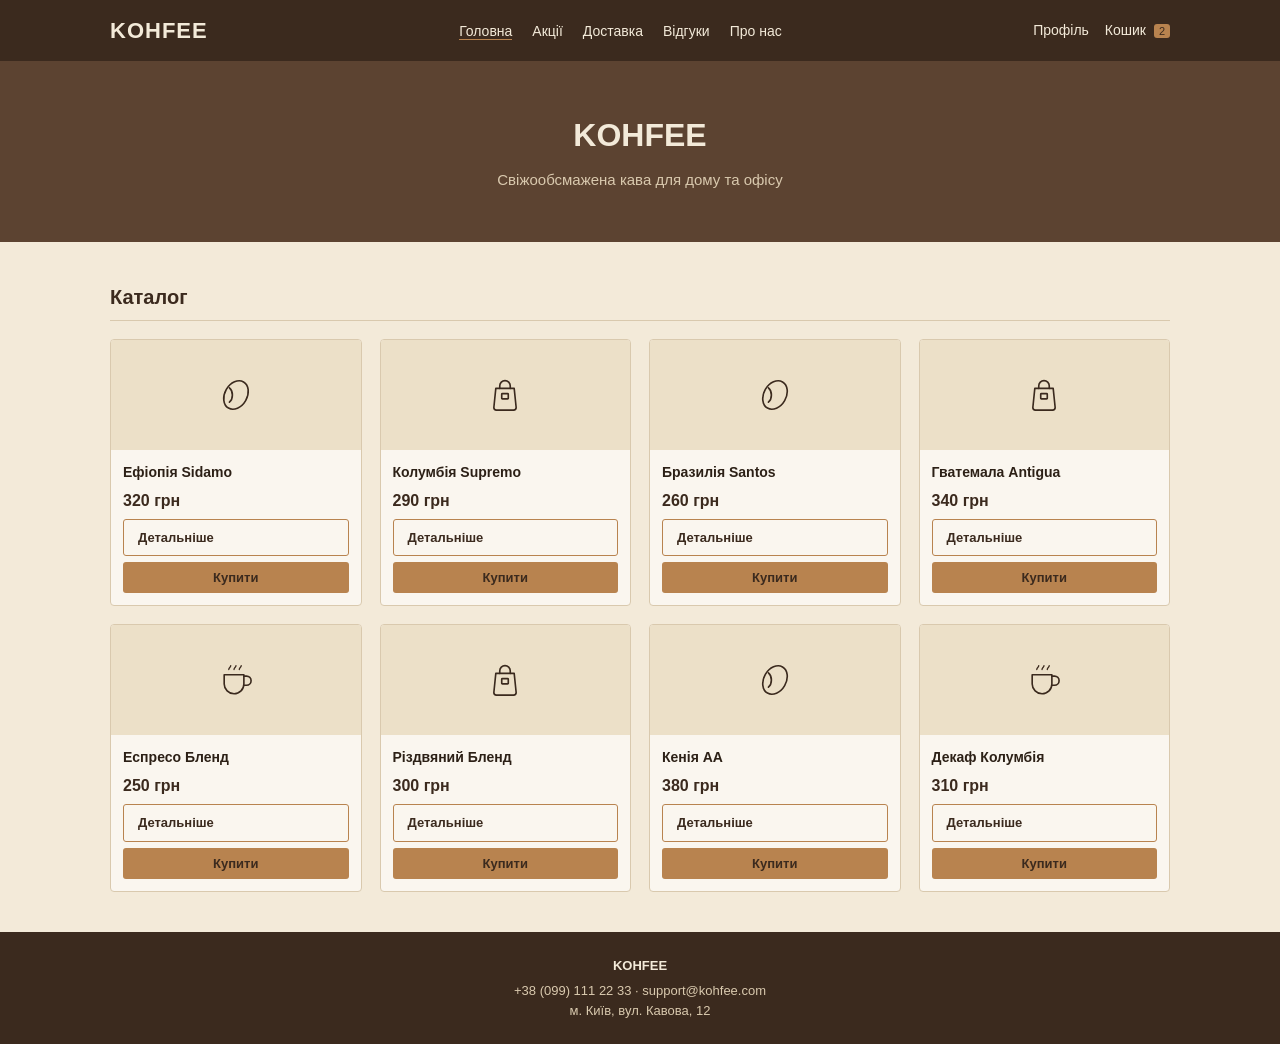
<file: index.html>
<!DOCTYPE html>
<html lang="uk">
<head>
<meta charset="UTF-8">
<title>Kohfee — головна</title>
<link rel="stylesheet" href="style.css">
</head>
<body>

<header>
  <div class="header-inner">
    <div class="logo">KOHFEE</div>
    <nav>
      <ul>
        <li><a href="index.html" class="active">Головна</a></li>
        <li><a href="promo.html">Акції</a></li>
        <li><a href="delivery.html">Доставка</a></li>
        <li><a href="reviews.html">Відгуки</a></li>
        <li><a href="about.html">Про нас</a></li>
      </ul>
    </nav>
    <div class="header-icons">
      <a href="profile.html">Профіль</a>
      <a href="cart.html" class="cart-icon">Кошик <span class="cart-count" id="cart-count">2</span></a>
    </div>
  </div>
</header>

<div class="hero">
  <h1>KOHFEE</h1>
  <p>Свіжообсмажена кава для дому та офісу</p>
</div>

<div class="container">
  <h2 class="section-title">Каталог</h2>
  <div class="grid">

    <div class="card">
      <div class="card-image"><svg viewBox="0 0 64 64" fill="none" stroke="currentColor" stroke-width="2.5" stroke-linecap="round"><ellipse cx="32" cy="32" rx="17" ry="23" transform="rotate(30 32 32)"/><path d="M22 21c6 5 6 17 0 22"/></svg></div>
      <div class="card-body">
        <h3>Ефіопія Sidamo</h3>
        <span class="price">320 грн</span>
        <a href="product.html" class="btn btn-outline">Детальніше</a>
        <button onclick="addToCart('Ефіопія Sidamo')">Купити</button>
      </div>
    </div>

    <div class="card">
      <div class="card-image"><svg viewBox="0 0 64 64" fill="none" stroke="currentColor" stroke-width="2.5" stroke-linecap="round" stroke-linejoin="round"><path d="M18 22h28l3 29a4 4 0 0 1-4 4H19a4 4 0 0 1-4-4l3-29Z"/><path d="M24 22v-4a8 8 0 0 1 16 0v4"/><rect x="27" y="30" width="10" height="8" rx="1"/></svg></div>
      <div class="card-body">
        <h3>Колумбія Supremo</h3>
        <span class="price">290 грн</span>
        <a href="product.html" class="btn btn-outline">Детальніше</a>
        <button onclick="addToCart('Колумбія Supremo')">Купити</button>
      </div>
    </div>

    <div class="card">
      <div class="card-image"><svg viewBox="0 0 64 64" fill="none" stroke="currentColor" stroke-width="2.5" stroke-linecap="round"><ellipse cx="32" cy="32" rx="17" ry="23" transform="rotate(30 32 32)"/><path d="M22 21c6 5 6 17 0 22"/></svg></div>
      <div class="card-body">
        <h3>Бразилія Santos</h3>
        <span class="price">260 грн</span>
        <a href="product.html" class="btn btn-outline">Детальніше</a>
        <button onclick="addToCart('Бразилія Santos')">Купити</button>
      </div>
    </div>

    <div class="card">
      <div class="card-image"><svg viewBox="0 0 64 64" fill="none" stroke="currentColor" stroke-width="2.5" stroke-linecap="round" stroke-linejoin="round"><path d="M18 22h28l3 29a4 4 0 0 1-4 4H19a4 4 0 0 1-4-4l3-29Z"/><path d="M24 22v-4a8 8 0 0 1 16 0v4"/><rect x="27" y="30" width="10" height="8" rx="1"/></svg></div>
      <div class="card-body">
        <h3>Гватемала Antigua</h3>
        <span class="price">340 грн</span>
        <a href="product.html" class="btn btn-outline">Детальніше</a>
        <button onclick="addToCart('Гватемала Antigua')">Купити</button>
      </div>
    </div>

    <div class="card">
      <div class="card-image"><svg viewBox="0 0 64 64" fill="none" stroke="currentColor" stroke-width="2.5" stroke-linecap="round" stroke-linejoin="round"><path d="M14 24h30v14a15 15 0 0 1-15 15c-8 0-15-7-15-15V24Z"/><path d="M44 26h4a7 7 0 0 1 0 14h-4"/><path d="M21 16c0-3 3-3 3-6M29 16c0-3 3-3 3-6M37 16c0-3 3-3 3-6" stroke-width="2"/></svg></div>
      <div class="card-body">
        <h3>Еспресо Бленд</h3>
        <span class="price">250 грн</span>
        <a href="product.html" class="btn btn-outline">Детальніше</a>
        <button onclick="addToCart('Еспресо Бленд')">Купити</button>
      </div>
    </div>

    <div class="card">
      <div class="card-image"><svg viewBox="0 0 64 64" fill="none" stroke="currentColor" stroke-width="2.5" stroke-linecap="round" stroke-linejoin="round"><path d="M18 22h28l3 29a4 4 0 0 1-4 4H19a4 4 0 0 1-4-4l3-29Z"/><path d="M24 22v-4a8 8 0 0 1 16 0v4"/><rect x="27" y="30" width="10" height="8" rx="1"/></svg></div>
      <div class="card-body">
        <h3>Різдвяний Бленд</h3>
        <span class="price">300 грн</span>
        <a href="product.html" class="btn btn-outline">Детальніше</a>
        <button onclick="addToCart('Різдвяний Бленд')">Купити</button>
      </div>
    </div>

    <div class="card">
      <div class="card-image"><svg viewBox="0 0 64 64" fill="none" stroke="currentColor" stroke-width="2.5" stroke-linecap="round"><ellipse cx="32" cy="32" rx="17" ry="23" transform="rotate(30 32 32)"/><path d="M22 21c6 5 6 17 0 22"/></svg></div>
      <div class="card-body">
        <h3>Кенія AA</h3>
        <span class="price">380 грн</span>
        <a href="product.html" class="btn btn-outline">Детальніше</a>
        <button onclick="addToCart('Кенія AA')">Купити</button>
      </div>
    </div>

    <div class="card">
      <div class="card-image"><svg viewBox="0 0 64 64" fill="none" stroke="currentColor" stroke-width="2.5" stroke-linecap="round" stroke-linejoin="round"><path d="M14 24h30v14a15 15 0 0 1-15 15c-8 0-15-7-15-15V24Z"/><path d="M44 26h4a7 7 0 0 1 0 14h-4"/><path d="M21 16c0-3 3-3 3-6M29 16c0-3 3-3 3-6M37 16c0-3 3-3 3-6" stroke-width="2"/></svg></div>
      <div class="card-body">
        <h3>Декаф Колумбія</h3>
        <span class="price">310 грн</span>
        <a href="product.html" class="btn btn-outline">Детальніше</a>
        <button onclick="addToCart('Декаф Колумбія')">Купити</button>
      </div>
    </div>

  </div>
</div>

<footer>
  <div class="brand">KOHFEE</div>
  <div>+38 (099) 111 22 33 · support@kohfee.com</div>
  <div>м. Київ, вул. Кавова, 12</div>
</footer>

<script src="script.js"></script>
</body>
</html>
</file>
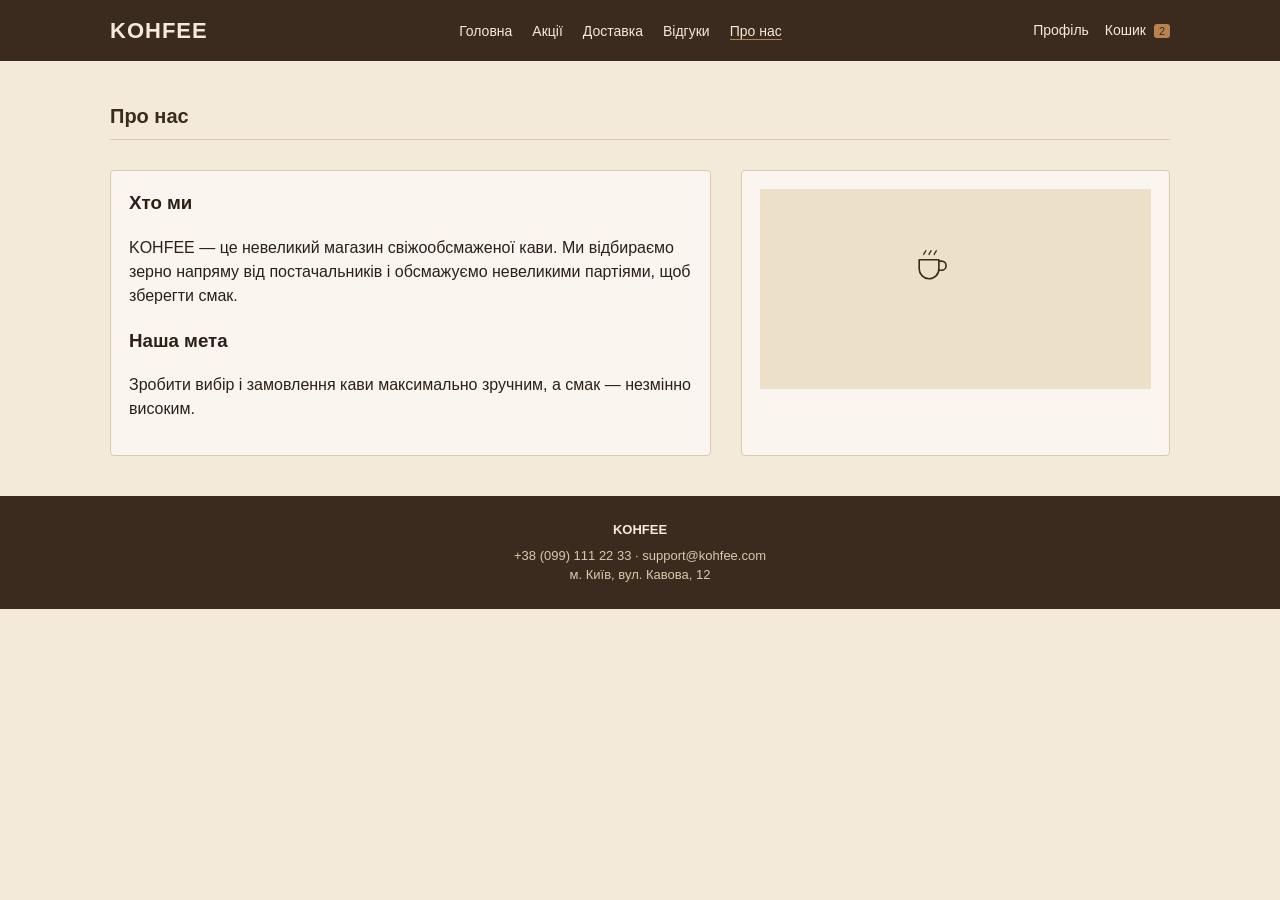
<file: about.html>
<!DOCTYPE html>
<html lang="uk">
<head>
<meta charset="UTF-8">
<title>Kohfee — про нас</title>
<link rel="stylesheet" href="style.css">
</head>
<body>

<header>
  <div class="header-inner">
    <div class="logo">KOHFEE</div>
    <nav>
      <ul>
        <li><a href="index.html">Головна</a></li>
        <li><a href="promo.html">Акції</a></li>
        <li><a href="delivery.html">Доставка</a></li>
        <li><a href="reviews.html">Відгуки</a></li>
        <li><a href="about.html" class="active">Про нас</a></li>
      </ul>
    </nav>
    <div class="header-icons">
      <a href="profile.html">Профіль</a>
      <a href="cart.html" class="cart-icon">Кошик <span class="cart-count" id="cart-count">2</span></a>
    </div>
  </div>
</header>

<div class="container">
  <h2 class="section-title">Про нас</h2>
  <div class="two-col">

    <div class="box">
      <h3 style="margin-top:0;">Хто ми</h3>
      <p>KOHFEE — це невеликий магазин свіжообсмаженої кави. Ми відбираємо зерно
      напряму від постачальників і обсмажуємо невеликими партіями, щоб зберегти смак.</p>

      <h3>Наша мета</h3>
      <p>Зробити вибір і замовлення кави максимально зручним, а смак — незмінно високим.</p>
    </div>

    <div class="box">
      <div class="card-image" style="height:200px;"><div style="width:90px;height:90px;"><svg viewBox="0 0 64 64" fill="none" stroke="currentColor" stroke-width="2.5" stroke-linecap="round" stroke-linejoin="round"><path d="M14 24h30v14a15 15 0 0 1-15 15c-8 0-15-7-15-15V24Z"/><path d="M44 26h4a7 7 0 0 1 0 14h-4"/><path d="M21 16c0-3 3-3 3-6M29 16c0-3 3-3 3-6M37 16c0-3 3-3 3-6" stroke-width="2"/></svg></div></div>
    </div>

  </div>
</div>

<footer>
  <div class="brand">KOHFEE</div>
  <div>+38 (099) 111 22 33 · support@kohfee.com</div>
  <div>м. Київ, вул. Кавова, 12</div>
</footer>

<script src="script.js"></script>
</body>
</html>
</file>
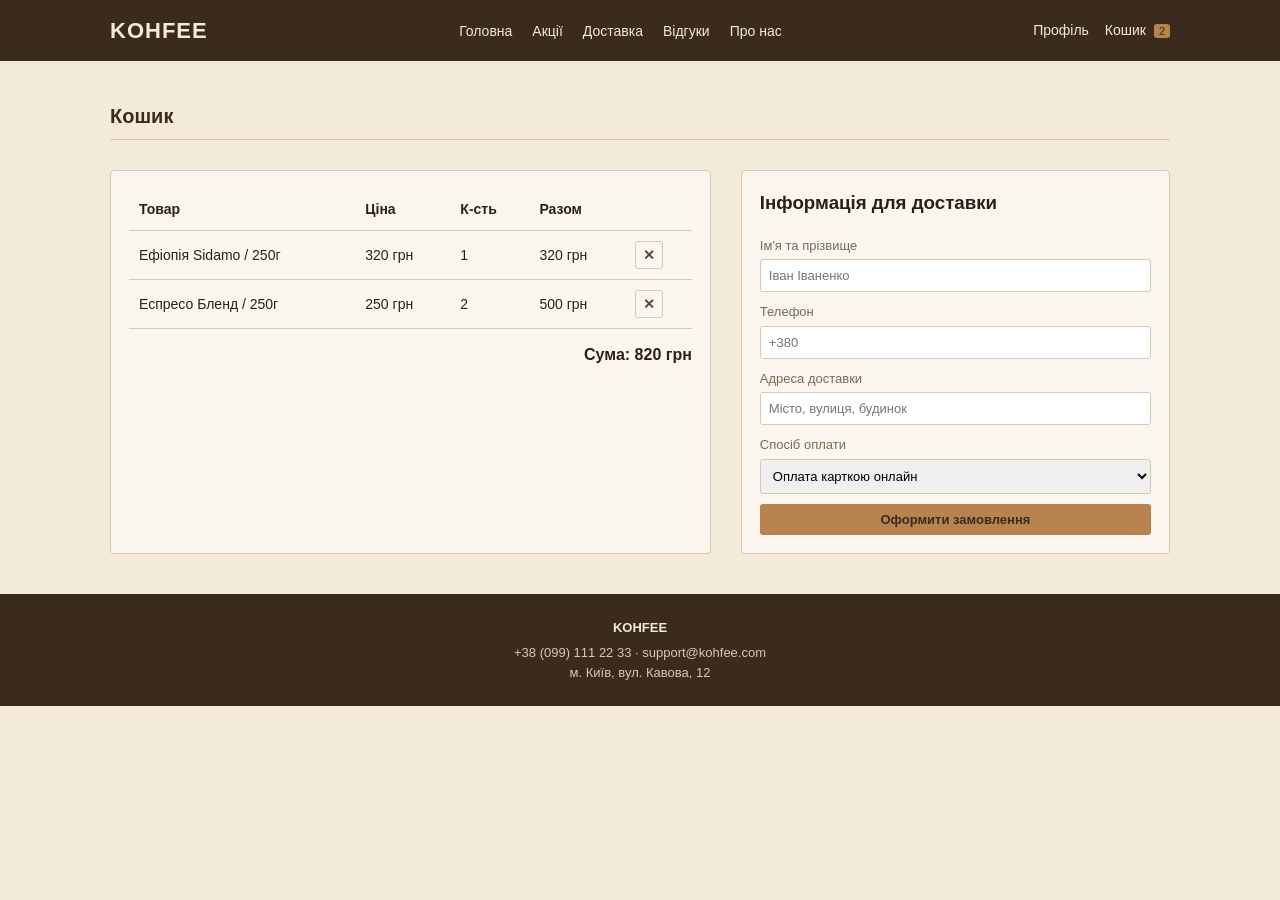
<file: cart.html>
<!DOCTYPE html>
<html lang="uk">
<head>
<meta charset="UTF-8">
<title>Kohfee — кошик</title>
<link rel="stylesheet" href="style.css">
</head>
<body>

<header>
  <div class="header-inner">
    <div class="logo">KOHFEE</div>
    <nav>
      <ul>
        <li><a href="index.html">Головна</a></li>
        <li><a href="promo.html">Акції</a></li>
        <li><a href="delivery.html">Доставка</a></li>
        <li><a href="reviews.html">Відгуки</a></li>
        <li><a href="about.html">Про нас</a></li>
      </ul>
    </nav>
    <div class="header-icons">
      <a href="profile.html">Профіль</a>
      <a href="cart.html" class="cart-icon active">Кошик <span class="cart-count" id="cart-count">2</span></a>
    </div>
  </div>
</header>

<div class="container">
  <h2 class="section-title">Кошик</h2>
  <div class="two-col">

    <div class="box">
      <table>
        <thead>
          <tr><th>Товар</th><th>Ціна</th><th>К-сть</th><th>Разом</th><th></th></tr>
        </thead>
        <tbody>
          <tr>
            <td>Ефіопія Sidamo / 250г</td><td>320 грн</td><td>1</td><td>320 грн</td>
            <td><button class="remove-btn" title="Видалити">✕</button></td>
          </tr>
          <tr>
            <td>Еспресо Бленд / 250г</td><td>250 грн</td><td>2</td><td>500 грн</td>
            <td><button class="remove-btn" title="Видалити">✕</button></td>
          </tr>
        </tbody>
      </table>
      <p style="text-align:right; margin-top:14px; font-weight:700;">Сума: 820 грн</p>
    </div>

    <div class="box">
      <h3 style="margin-top:0;">Інформація для доставки</h3>
      <label for="name">Ім'я та прізвище</label>
      <input type="text" id="name" placeholder="Іван Іваненко">
      <label for="phone">Телефон</label>
      <input type="text" id="phone" placeholder="+380">
      <label for="address">Адреса доставки</label>
      <input type="text" id="address" placeholder="Місто, вулиця, будинок">
      <label for="pay">Спосіб оплати</label>
      <select id="pay">
        <option>Оплата карткою онлайн</option>
        <option>Оплата при отриманні</option>
      </select>
      <button style="width:100%;" onclick="alert('Замовлення оформлено (демо)')">Оформити замовлення</button>
    </div>

  </div>
</div>

<footer>
  <div class="brand">KOHFEE</div>
  <div>+38 (099) 111 22 33 · support@kohfee.com</div>
  <div>м. Київ, вул. Кавова, 12</div>
</footer>

<script src="script.js"></script>
</body>
</html>
</file>
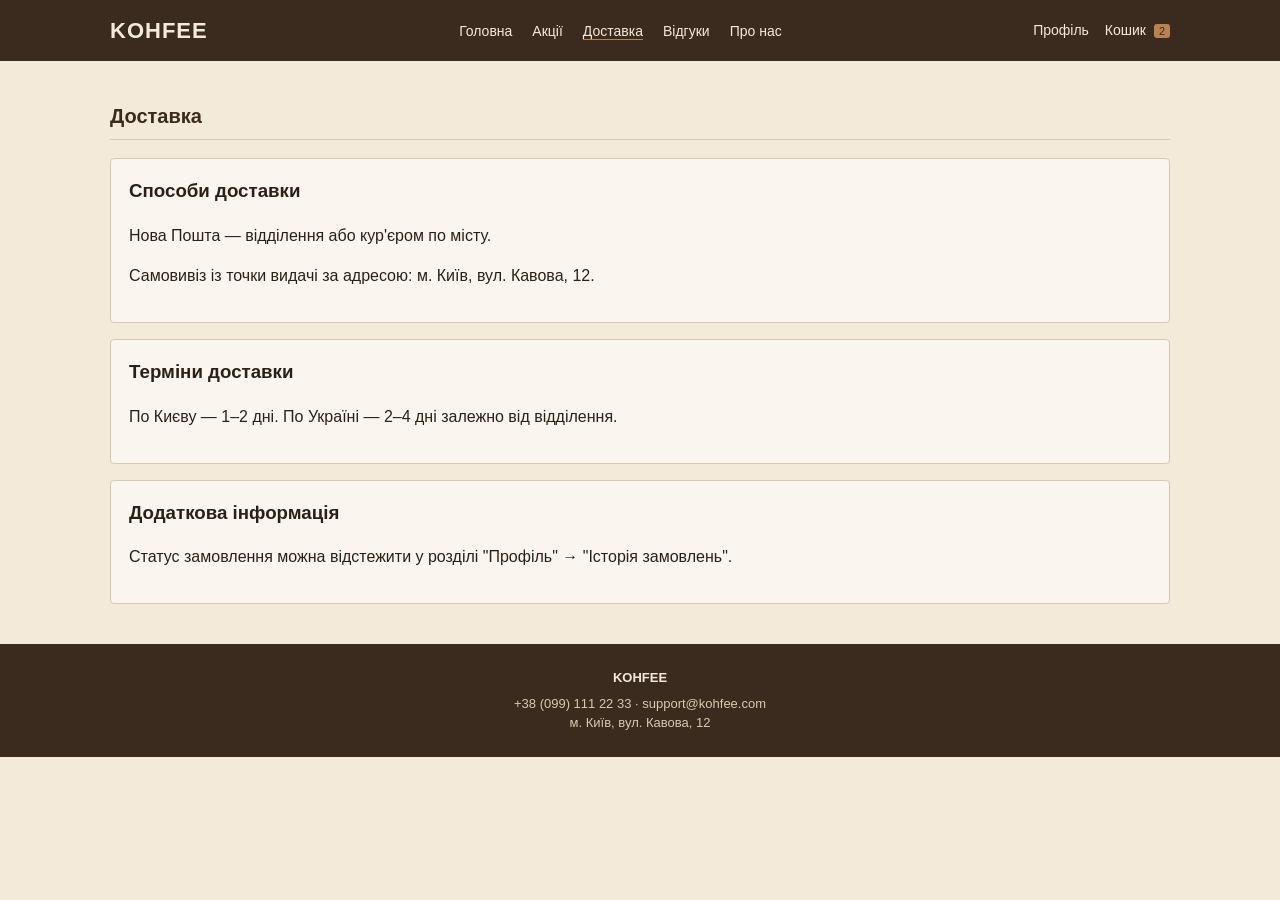
<file: delivery.html>
<!DOCTYPE html>
<html lang="uk">
<head>
<meta charset="UTF-8">
<title>Kohfee — доставка</title>
<link rel="stylesheet" href="style.css">
</head>
<body>

<header>
  <div class="header-inner">
    <div class="logo">KOHFEE</div>
    <nav>
      <ul>
        <li><a href="index.html">Головна</a></li>
        <li><a href="promo.html">Акції</a></li>
        <li><a href="delivery.html" class="active">Доставка</a></li>
        <li><a href="reviews.html">Відгуки</a></li>
        <li><a href="about.html">Про нас</a></li>
      </ul>
    </nav>
    <div class="header-icons">
      <a href="profile.html">Профіль</a>
      <a href="cart.html" class="cart-icon">Кошик <span class="cart-count" id="cart-count">2</span></a>
    </div>
  </div>
</header>

<div class="container">
  <h2 class="section-title">Доставка</h2>

  <div class="box" style="margin-bottom:16px;">
    <h3 style="margin-top:0;">Способи доставки</h3>
    <p>Нова Пошта — відділення або кур'єром по місту.</p>
    <p>Самовивіз із точки видачі за адресою: м. Київ, вул. Кавова, 12.</p>
  </div>

  <div class="box" style="margin-bottom:16px;">
    <h3 style="margin-top:0;">Терміни доставки</h3>
    <p>По Києву — 1–2 дні. По Україні — 2–4 дні залежно від відділення.</p>
  </div>

  <div class="box">
    <h3 style="margin-top:0;">Додаткова інформація</h3>
    <p>Статус замовлення можна відстежити у розділі "Профіль" → "Історія замовлень".</p>
  </div>
</div>

<footer>
  <div class="brand">KOHFEE</div>
  <div>+38 (099) 111 22 33 · support@kohfee.com</div>
  <div>м. Київ, вул. Кавова, 12</div>
</footer>

<script src="script.js"></script>
</body>
</html>
</file>
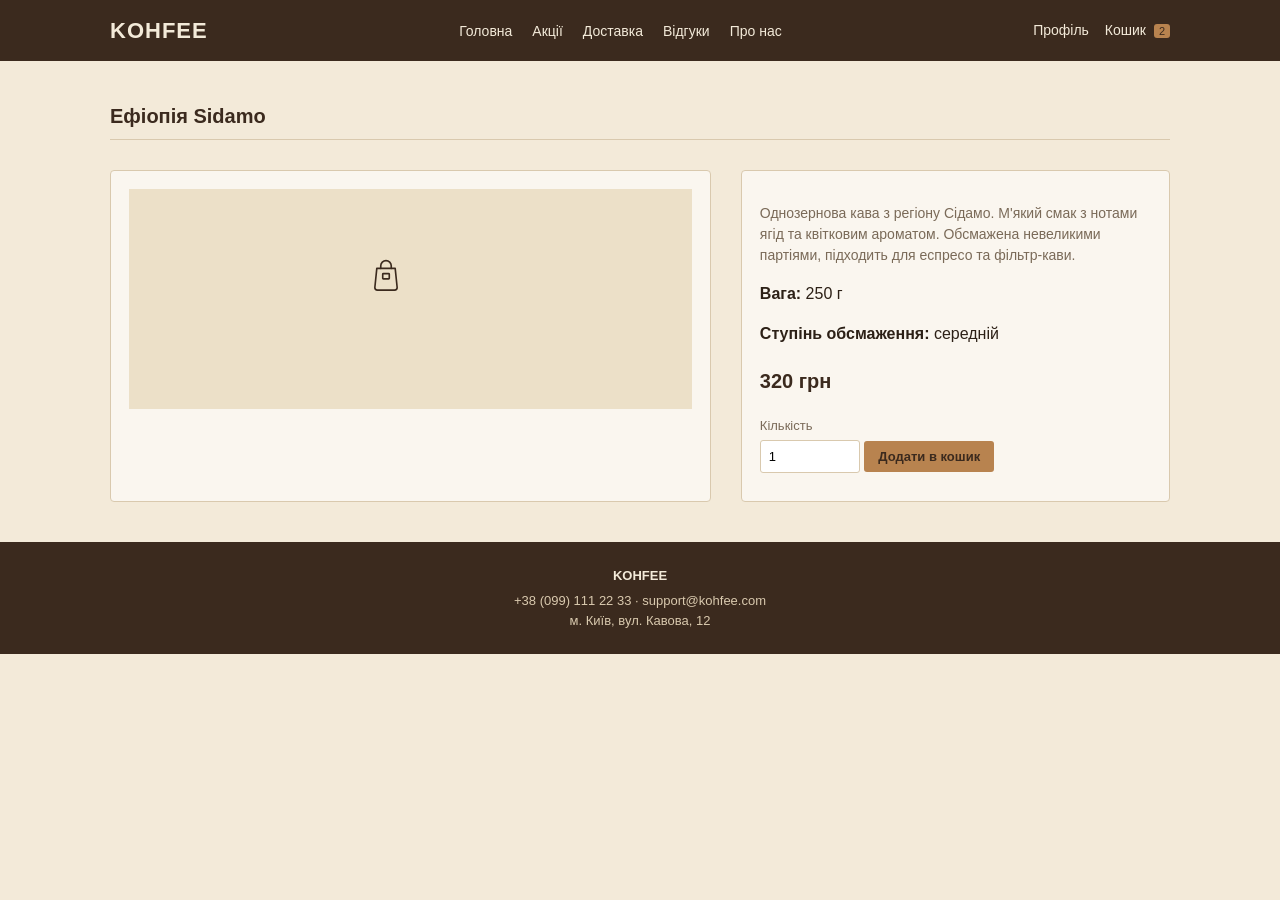
<file: product.html>
<!DOCTYPE html>
<html lang="uk">
<head>
<meta charset="UTF-8">
<title>Kohfee — опис товару</title>
<link rel="stylesheet" href="style.css">
</head>
<body>

<header>
  <div class="header-inner">
    <div class="logo">KOHFEE</div>
    <nav>
      <ul>
        <li><a href="index.html">Головна</a></li>
        <li><a href="promo.html">Акції</a></li>
        <li><a href="delivery.html">Доставка</a></li>
        <li><a href="reviews.html">Відгуки</a></li>
        <li><a href="about.html">Про нас</a></li>
      </ul>
    </nav>
    <div class="header-icons">
      <a href="profile.html">Профіль</a>
      <a href="cart.html" class="cart-icon">Кошик <span class="cart-count" id="cart-count">2</span></a>
    </div>
  </div>
</header>

<div class="container">
  <h2 class="section-title">Ефіопія Sidamo</h2>
  <div class="two-col">
    <div class="box">
      <div class="card-image" style="height:220px;"><div style="width:90px;height:90px;"><svg viewBox="0 0 64 64" fill="none" stroke="currentColor" stroke-width="2.5" stroke-linecap="round" stroke-linejoin="round"><path d="M18 22h28l3 29a4 4 0 0 1-4 4H19a4 4 0 0 1-4-4l3-29Z"/><path d="M24 22v-4a8 8 0 0 1 16 0v4"/><rect x="27" y="30" width="10" height="8" rx="1"/></svg></div></div>
    </div>
    <div class="box">
      <p style="color:var(--muted); font-size:14px;">
        Однозернова кава з регіону Сідамо. М'який смак з нотами ягід та квітковим
        ароматом. Обсмажена невеликими партіями, підходить для еспресо та фільтр-кави.
      </p>
      <p><strong>Вага:</strong> 250 г</p>
      <p><strong>Ступінь обсмаження:</strong> середній</p>
      <p class="price" style="font-size:20px;">320 грн</p>
      <label for="qty">Кількість</label>
      <input type="number" id="qty" value="1" min="1" style="max-width:100px;">
      <button onclick="addToCart('Ефіопія Sidamo')">Додати в кошик</button>
    </div>
  </div>
</div>

<footer>
  <div class="brand">KOHFEE</div>
  <div>+38 (099) 111 22 33 · support@kohfee.com</div>
  <div>м. Київ, вул. Кавова, 12</div>
</footer>

<script src="script.js"></script>
</body>
</html>
</file>
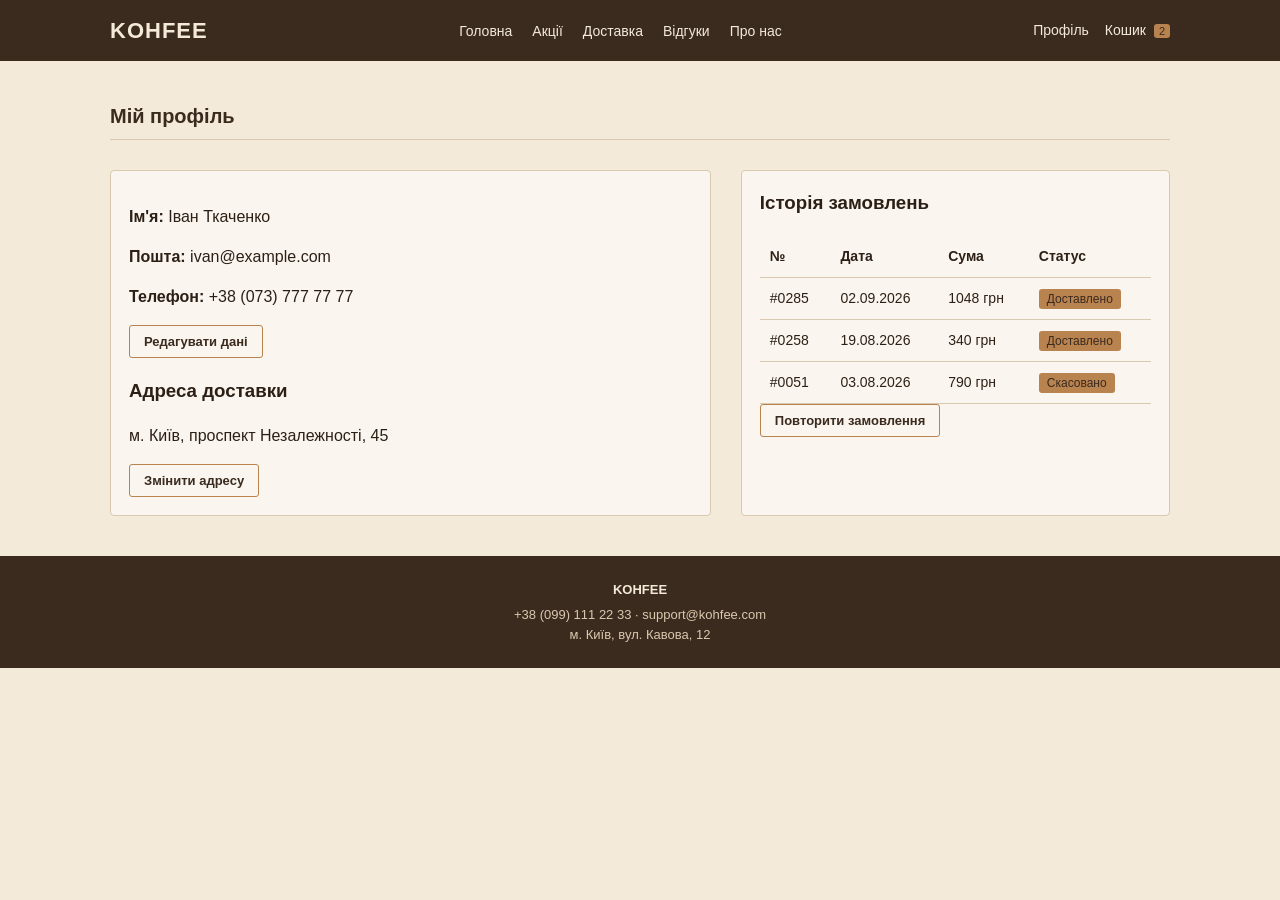
<file: profile.html>
<!DOCTYPE html>
<html lang="uk">
<head>
<meta charset="UTF-8">
<title>Kohfee — профіль</title>
<link rel="stylesheet" href="style.css">
</head>
<body>

<header>
  <div class="header-inner">
    <div class="logo">KOHFEE</div>
    <nav>
      <ul>
        <li><a href="index.html">Головна</a></li>
        <li><a href="promo.html">Акції</a></li>
        <li><a href="delivery.html">Доставка</a></li>
        <li><a href="reviews.html">Відгуки</a></li>
        <li><a href="about.html">Про нас</a></li>
      </ul>
    </nav>
    <div class="header-icons">
      <a href="profile.html" class="active">Профіль</a>
      <a href="cart.html" class="cart-icon">Кошик <span class="cart-count" id="cart-count">2</span></a>
    </div>
  </div>
</header>

<div class="container">
  <h2 class="section-title">Мій профіль</h2>
  <div class="two-col">

    <div class="box">
      <p><strong>Ім'я:</strong> Іван Ткаченко</p>
      <p><strong>Пошта:</strong> ivan@example.com</p>
      <p><strong>Телефон:</strong> +38 (073) 777 77 77</p>
      <button class="btn-outline">Редагувати дані</button>

      <h3>Адреса доставки</h3>
      <p>м. Київ, проспект Незалежності, 45</p>
      <button class="btn-outline">Змінити адресу</button>
    </div>

    <div class="box">
      <h3 style="margin-top:0;">Історія замовлень</h3>
      <table>
        <thead><tr><th>№</th><th>Дата</th><th>Сума</th><th>Статус</th></tr></thead>
        <tbody>
          <tr><td>#0285</td><td>02.09.2026</td><td>1048 грн</td><td><span class="status">Доставлено</span></td></tr>
          <tr><td>#0258</td><td>19.08.2026</td><td>340 грн</td><td><span class="status">Доставлено</span></td></tr>
          <tr><td>#0051</td><td>03.08.2026</td><td>790 грн</td><td><span class="status">Скасовано</span></td></tr>
        </tbody>
      </table>
      <button class="btn-outline">Повторити замовлення</button>
    </div>

  </div>
</div>

<footer>
  <div class="brand">KOHFEE</div>
  <div>+38 (099) 111 22 33 · support@kohfee.com</div>
  <div>м. Київ, вул. Кавова, 12</div>
</footer>

<script src="script.js"></script>
</body>
</html>
</file>
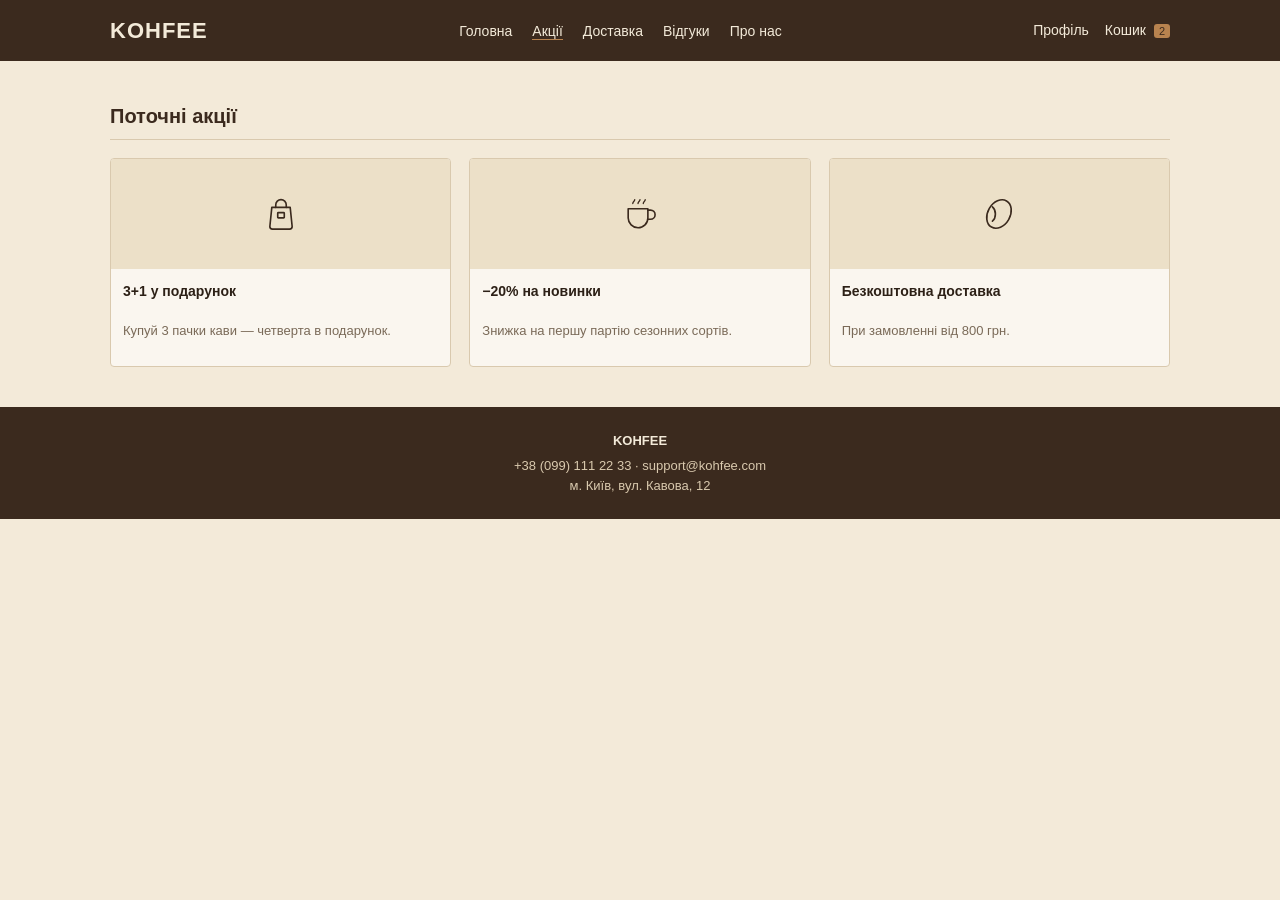
<file: promo.html>
<!DOCTYPE html>
<html lang="uk">
<head>
<meta charset="UTF-8">
<title>Kohfee — акції</title>
<link rel="stylesheet" href="style.css">
</head>
<body>

<header>
  <div class="header-inner">
    <div class="logo">KOHFEE</div>
    <nav>
      <ul>
        <li><a href="index.html">Головна</a></li>
        <li><a href="promo.html" class="active">Акції</a></li>
        <li><a href="delivery.html">Доставка</a></li>
        <li><a href="reviews.html">Відгуки</a></li>
        <li><a href="about.html">Про нас</a></li>
      </ul>
    </nav>
    <div class="header-icons">
      <a href="profile.html">Профіль</a>
      <a href="cart.html" class="cart-icon">Кошик <span class="cart-count" id="cart-count">2</span></a>
    </div>
  </div>
</header>

<div class="container">
  <h2 class="section-title">Поточні акції</h2>
  <div class="grid" style="grid-template-columns: repeat(3, 1fr);">

    <div class="card">
      <div class="card-image"><svg viewBox="0 0 64 64" fill="none" stroke="currentColor" stroke-width="2.5" stroke-linecap="round" stroke-linejoin="round"><path d="M18 22h28l3 29a4 4 0 0 1-4 4H19a4 4 0 0 1-4-4l3-29Z"/><path d="M24 22v-4a8 8 0 0 1 16 0v4"/><rect x="27" y="30" width="10" height="8" rx="1"/></svg></div>
      <div class="card-body">
        <h3>3+1 у подарунок</h3>
        <p style="font-size:13px; color:var(--muted);">Купуй 3 пачки кави — четверта в подарунок.</p>
      </div>
    </div>

    <div class="card">
      <div class="card-image"><svg viewBox="0 0 64 64" fill="none" stroke="currentColor" stroke-width="2.5" stroke-linecap="round" stroke-linejoin="round"><path d="M14 24h30v14a15 15 0 0 1-15 15c-8 0-15-7-15-15V24Z"/><path d="M44 26h4a7 7 0 0 1 0 14h-4"/><path d="M21 16c0-3 3-3 3-6M29 16c0-3 3-3 3-6M37 16c0-3 3-3 3-6" stroke-width="2"/></svg></div>
      <div class="card-body">
        <h3>−20% на новинки</h3>
        <p style="font-size:13px; color:var(--muted);">Знижка на першу партію сезонних сортів.</p>
      </div>
    </div>

    <div class="card">
      <div class="card-image"><svg viewBox="0 0 64 64" fill="none" stroke="currentColor" stroke-width="2.5" stroke-linecap="round"><ellipse cx="32" cy="32" rx="17" ry="23" transform="rotate(30 32 32)"/><path d="M22 21c6 5 6 17 0 22"/></svg></div>
      <div class="card-body">
        <h3>Безкоштовна доставка</h3>
        <p style="font-size:13px; color:var(--muted);">При замовленні від 800 грн.</p>
      </div>
    </div>

  </div>
</div>

<footer>
  <div class="brand">KOHFEE</div>
  <div>+38 (099) 111 22 33 · support@kohfee.com</div>
  <div>м. Київ, вул. Кавова, 12</div>
</footer>

<script src="script.js"></script>
</body>
</html>
</file>
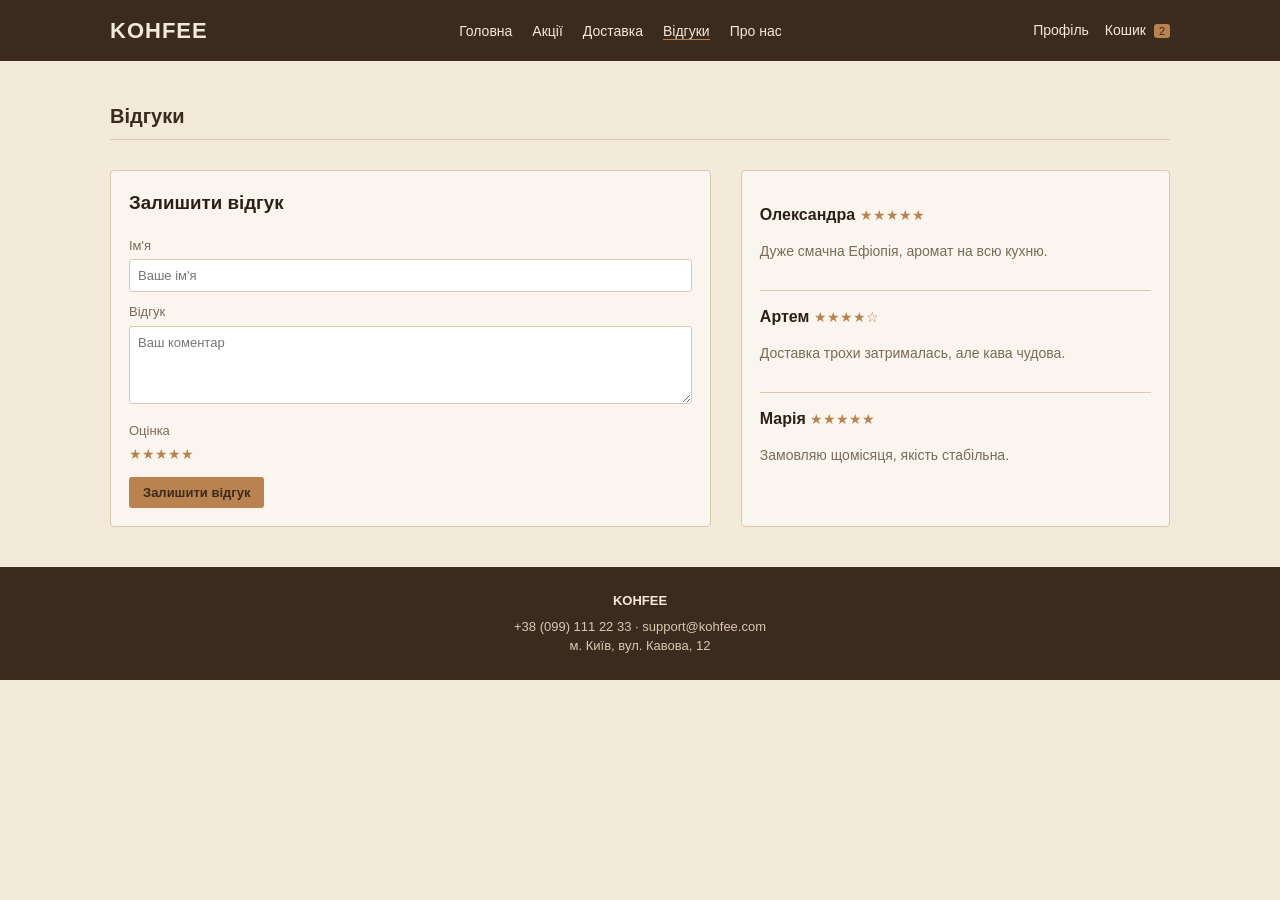
<file: reviews.html>
<!DOCTYPE html>
<html lang="uk">
<head>
<meta charset="UTF-8">
<title>Kohfee — відгуки</title>
<link rel="stylesheet" href="style.css">
</head>
<body>

<header>
  <div class="header-inner">
    <div class="logo">KOHFEE</div>
    <nav>
      <ul>
        <li><a href="index.html">Головна</a></li>
        <li><a href="promo.html">Акції</a></li>
        <li><a href="delivery.html">Доставка</a></li>
        <li><a href="reviews.html" class="active">Відгуки</a></li>
        <li><a href="about.html">Про нас</a></li>
      </ul>
    </nav>
    <div class="header-icons">
      <a href="profile.html">Профіль</a>
      <a href="cart.html" class="cart-icon">Кошик <span class="cart-count" id="cart-count">2</span></a>
    </div>
  </div>
</header>

<div class="container">
  <h2 class="section-title">Відгуки</h2>
  <div class="two-col">

    <div class="box">
      <h3 style="margin-top:0;">Залишити відгук</h3>
      <label for="rname">Ім'я</label>
      <input type="text" id="rname" placeholder="Ваше ім'я">
      <label for="rtext">Відгук</label>
      <textarea id="rtext" rows="4" placeholder="Ваш коментар"></textarea>
      <label>Оцінка</label>
      <div class="stars" style="margin-bottom:12px;">★★★★★</div>
      <button onclick="alert('Дякуємо за відгук (демо)')">Залишити відгук</button>
    </div>

    <div class="box">
      <div class="review">
        <strong>Олександра</strong> <span class="stars">★★★★★</span>
        <p style="font-size:14px; color:var(--muted);">Дуже смачна Ефіопія, аромат на всю кухню.</p>
      </div>
      <div class="review">
        <strong>Артем</strong> <span class="stars">★★★★☆</span>
        <p style="font-size:14px; color:var(--muted);">Доставка трохи затрималась, але кава чудова.</p>
      </div>
      <div class="review" style="border-bottom:none;">
        <strong>Марія</strong> <span class="stars">★★★★★</span>
        <p style="font-size:14px; color:var(--muted);">Замовляю щомісяця, якість стабільна.</p>
      </div>
    </div>

  </div>
</div>

<footer>
  <div class="brand">KOHFEE</div>
  <div>+38 (099) 111 22 33 · support@kohfee.com</div>
  <div>м. Київ, вул. Кавова, 12</div>
</footer>

<script src="script.js"></script>
</body>
</html>
</file>
<file: style.css>
:root {
  --brown-dark: #3b2a1e;
  --brown: #5c4331;
  --cream: #f3ead9;
  --card: #faf6ef;
  --accent: #b8834f;
  --text: #2c2016;
  --muted: #7a6a58;
  --border: #d9c9ae;
}

* { box-sizing: border-box; }

body {
  margin: 0;
  font-family: "Segoe UI", Arial, sans-serif;
  background: var(--cream);
  color: var(--text);
  line-height: 1.5;
}

a { color: inherit; text-decoration: none; }

.container {
  max-width: 1100px;
  margin: 0 auto;
  padding: 0 20px;
}

/* Header */
header {
  background: var(--brown-dark);
  color: var(--cream);
}

.header-inner {
  display: flex;
  align-items: center;
  justify-content: space-between;
  padding: 14px 20px;
  max-width: 1100px;
  margin: 0 auto;
  flex-wrap: wrap;
  gap: 10px;
}

.logo {
  font-size: 22px;
  font-weight: 700;
  letter-spacing: 1px;
}

nav ul {
  list-style: none;
  display: flex;
  gap: 20px;
  margin: 0;
  padding: 0;
  flex-wrap: wrap;
}

nav a {
  font-size: 14px;
  color: var(--cream);
  border-bottom: 1px solid transparent;
}

nav a:hover, nav a.active {
  border-bottom: 1px solid var(--accent);
}

.header-icons {
  display: flex;
  align-items: center;
  gap: 16px;
  font-size: 14px;
}

.cart-icon {
  position: relative;
}

.cart-count {
  background: var(--accent);
  color: var(--brown-dark);
  border-radius: 3px;
  font-size: 11px;
  padding: 1px 5px;
  margin-left: 4px;
}

/* Hero */
.hero {
  background: var(--brown);
  color: var(--cream);
  padding: 50px 20px;
  text-align: center;
}

.hero h1 {
  font-size: 32px;
  margin: 0 0 10px;
  font-weight: 700;
}

.hero p {
  margin: 0;
  color: var(--border);
  font-size: 15px;
}

/* Section titles */
h2.section-title {
  font-size: 20px;
  margin: 40px 0 18px;
  color: var(--brown-dark);
  border-bottom: 1px solid var(--border);
  padding-bottom: 8px;
}

/* Product grid */
.grid {
  display: grid;
  grid-template-columns: repeat(4, 1fr);
  gap: 18px;
  margin-bottom: 30px;
}

.card {
  background: var(--card);
  border: 1px solid var(--border);
  border-radius: 4px;
  overflow: hidden;
  display: flex;
  flex-direction: column;
}

.card-image {
  background: #ece0c8;
  height: 110px;
  display: flex;
  align-items: center;
  justify-content: center;
  color: var(--brown-dark);
}

.card-image svg {
  width: 42px;
  height: 42px;
}

.remove-btn {
  background: transparent;
  border: 1px solid var(--border);
  color: var(--brown);
  width: 28px;
  height: 28px;
  border-radius: 3px;
  font-size: 14px;
  line-height: 1;
  cursor: pointer;
  padding: 0;
}

.remove-btn:hover {
  background: var(--border);
}

.card-body {
  padding: 12px;
  display: flex;
  flex-direction: column;
  gap: 6px;
  flex: 1;
}

.card-body h3 {
  font-size: 14px;
  margin: 0;
}

.price {
  font-weight: 700;
  color: var(--brown-dark);
}

button, .btn {
  background: var(--accent);
  color: var(--brown-dark);
  border: none;
  padding: 8px 14px;
  font-size: 13px;
  font-weight: 600;
  border-radius: 3px;
  cursor: pointer;
}

button:hover, .btn:hover {
  background: #a3744a;
}

.btn-outline {
  background: transparent;
  border: 1px solid var(--accent);
  color: var(--brown-dark);
}

/* Generic layout blocks */
.two-col {
  display: grid;
  grid-template-columns: 1.4fr 1fr;
  gap: 30px;
  margin: 30px 0;
}

.box {
  background: var(--card);
  border: 1px solid var(--border);
  border-radius: 4px;
  padding: 18px;
}

table {
  width: 100%;
  border-collapse: collapse;
  font-size: 14px;
}

th, td {
  text-align: left;
  padding: 10px;
  border-bottom: 1px solid var(--border);
}

input, textarea, select {
  width: 100%;
  padding: 8px;
  border: 1px solid var(--border);
  border-radius: 3px;
  font-size: 13px;
  font-family: inherit;
  margin-bottom: 10px;
}

label {
  font-size: 13px;
  color: var(--muted);
  display: block;
  margin-bottom: 4px;
}

.status {
  padding: 3px 8px;
  border-radius: 3px;
  font-size: 12px;
  background: var(--accent);
  color: var(--brown-dark);
}

.review {
  border-bottom: 1px solid var(--border);
  padding: 14px 0;
}

.stars {
  color: var(--accent);
  font-size: 14px;
}

/* Footer */
footer {
  background: var(--brown-dark);
  color: var(--border);
  padding: 24px 20px;
  margin-top: 40px;
  font-size: 13px;
  text-align: center;
}

footer .brand {
  color: var(--cream);
  font-weight: 700;
  margin-bottom: 6px;
}

@media (max-width: 800px) {
  .grid { grid-template-columns: repeat(2, 1fr); }
  .two-col { grid-template-columns: 1fr; }
  nav ul { display: none; }
}
</file>
